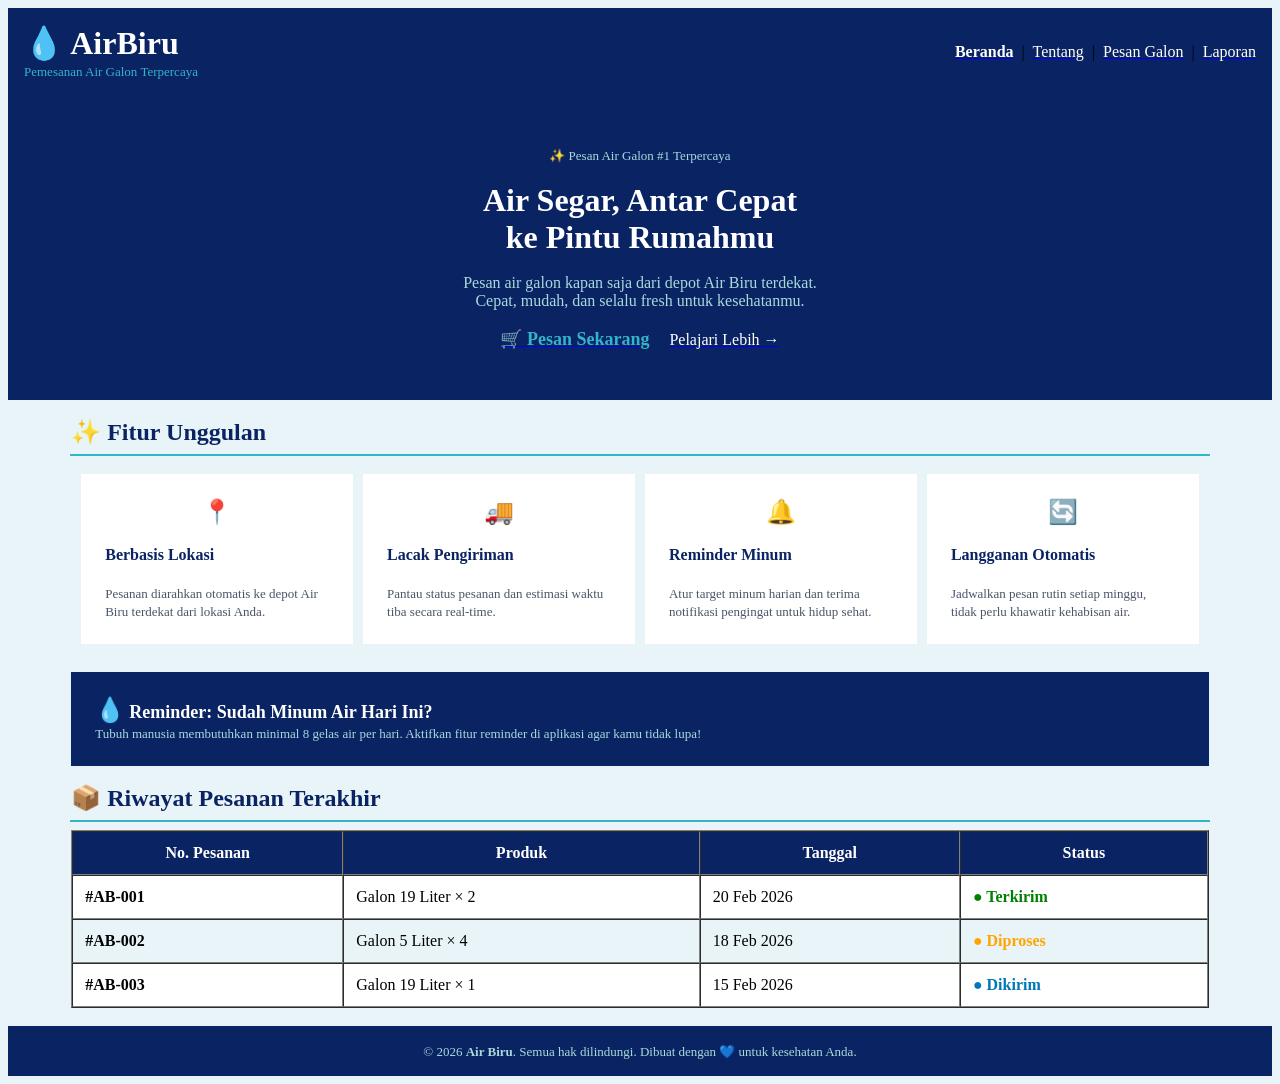
<file: index.html>
<!DOCTYPE html>
<html lang="id">
<head>
  <meta charset="UTF-8">
  <meta name="viewport" content="width=device-width, initial-scale=1.0">
  <meta name="description" content="Air Biru - Aplikasi Pemesanan Air Galon">
  <title>Beranda - Air Biru</title>
</head>
<body bgcolor="#e8f4f8">

  <!-- HEADER -->
  <table width="100%" bgcolor="#0a2463" cellpadding="16" cellspacing="0">
    <tr>
      <td>
        <font color="white" size="6"><b>💧 AirBiru</b></font><br>
        <font color="#34b4c8" size="2">Pemesanan Air Galon Terpercaya</font>
      </td>
      <td align="right">
        <a href="index.html"><font color="white"><b>Beranda</b></font></a> &nbsp;|&nbsp;
        <a href="about.html"><font color="white">Tentang</font></a> &nbsp;|&nbsp;
        <a href="order.html"><font color="white">Pesan Galon</font></a> &nbsp;|&nbsp;
        <a href="report.html"><font color="white">Laporan</font></a>
      </td>
    </tr>
  </table>

  <!-- HERO -->
  <table width="100%" bgcolor="#0a2463" cellpadding="50" cellspacing="0">
    <tr>
      <td align="center">
        <font color="#a8dadc" size="2">&#10024; Pesan Air Galon #1 Terpercaya</font><br><br>
        <font color="white" size="6"><b>Air Segar, Antar Cepat<br>ke Pintu Rumahmu</b></font><br><br>
        <font color="#a8dadc" size="3">Pesan air galon kapan saja dari depot Air Biru terdekat.<br>Cepat, mudah, dan selalu fresh untuk kesehatanmu.</font><br><br>
        <a href="order.html"><font color="#34b4c8" size="4"><b>&#128722; Pesan Sekarang</b></font></a>
        &nbsp;&nbsp;&nbsp;
        <a href="about.html"><font color="white" size="3">Pelajari Lebih &rarr;</font></a>
      </td>
    </tr>
  </table>

  <br>

  <!-- FITUR UNGGULAN -->
  <table width="90%" align="center" cellpadding="0" cellspacing="0">
    <tr>
      <td><font size="5" color="#0a2463"><b>&#10024; Fitur Unggulan</b></font></td>
    </tr>
  </table>
  <hr color="#34b4c8" width="90%">

  <table width="90%" align="center" cellpadding="14" cellspacing="10">
    <tr>
      <td width="25%" bgcolor="white" valign="top">
        <table width="100%" cellpadding="10" cellspacing="0">
          <tr><td align="center"><font size="5">&#128205;</font></td></tr>
          <tr><td><font size="3" color="#0a2463"><b>Berbasis Lokasi</b></font></td></tr>
          <tr><td><font size="2" color="#4a5568">Pesanan diarahkan otomatis ke depot Air Biru terdekat dari lokasi Anda.</font></td></tr>
        </table>
      </td>
      <td width="25%" bgcolor="white" valign="top">
        <table width="100%" cellpadding="10" cellspacing="0">
          <tr><td align="center"><font size="5">&#128666;</font></td></tr>
          <tr><td><font size="3" color="#0a2463"><b>Lacak Pengiriman</b></font></td></tr>
          <tr><td><font size="2" color="#4a5568">Pantau status pesanan dan estimasi waktu tiba secara real-time.</font></td></tr>
        </table>
      </td>
      <td width="25%" bgcolor="white" valign="top">
        <table width="100%" cellpadding="10" cellspacing="0">
          <tr><td align="center"><font size="5">&#128276;</font></td></tr>
          <tr><td><font size="3" color="#0a2463"><b>Reminder Minum</b></font></td></tr>
          <tr><td><font size="2" color="#4a5568">Atur target minum harian dan terima notifikasi pengingat untuk hidup sehat.</font></td></tr>
        </table>
      </td>
      <td width="25%" bgcolor="white" valign="top">
        <table width="100%" cellpadding="10" cellspacing="0">
          <tr><td align="center"><font size="5">&#128260;</font></td></tr>
          <tr><td><font size="3" color="#0a2463"><b>Langganan Otomatis</b></font></td></tr>
          <tr><td><font size="2" color="#4a5568">Jadwalkan pesan rutin setiap minggu, tidak perlu khawatir kehabisan air.</font></td></tr>
        </table>
      </td>
    </tr>
  </table>

  <br>

  <!-- REMINDER BOX -->
  <table width="90%" align="center" bgcolor="#0a2463" cellpadding="24" cellspacing="0">
    <tr>
      <td>
        <font size="5">&#128167;</font>
        <font color="white" size="4"><b> Reminder: Sudah Minum Air Hari Ini?</b></font><br>
        <font color="#a8dadc" size="2">Tubuh manusia membutuhkan minimal 8 gelas air per hari. Aktifkan fitur reminder di aplikasi agar kamu tidak lupa!</font>
      </td>
    </tr>
  </table>

  <br>

  <!-- RIWAYAT PESANAN -->
  <table width="90%" align="center" cellpadding="0" cellspacing="0">
    <tr>
      <td><font size="5" color="#0a2463"><b>&#128230; Riwayat Pesanan Terakhir</b></font></td>
    </tr>
  </table>
  <hr color="#34b4c8" width="90%">

  <table width="90%" align="center" border="1" cellpadding="12" cellspacing="0" bgcolor="white">
    <tr bgcolor="#0a2463">
      <th><font color="white">No. Pesanan</font></th>
      <th><font color="white">Produk</font></th>
      <th><font color="white">Tanggal</font></th>
      <th><font color="white">Status</font></th>
    </tr>
    <tr>
      <td><b>#AB-001</b></td>
      <td>Galon 19 Liter &times; 2</td>
      <td>20 Feb 2026</td>
      <td><font color="green"><b>&#9679; Terkirim</b></font></td>
    </tr>
    <tr bgcolor="#e8f4f8">
      <td><b>#AB-002</b></td>
      <td>Galon 5 Liter &times; 4</td>
      <td>18 Feb 2026</td>
      <td><font color="orange"><b>&#9679; Diproses</b></font></td>
    </tr>
    <tr>
      <td><b>#AB-003</b></td>
      <td>Galon 19 Liter &times; 1</td>
      <td>15 Feb 2026</td>
      <td><font color="#0077b6"><b>&#9679; Dikirim</b></font></td>
    </tr>
  </table>

  <br>

  <!-- FOOTER -->
  <table width="100%" bgcolor="#0a2463" cellpadding="16" cellspacing="0">
    <tr>
      <td align="center">
        <font color="#a8dadc" size="2">&copy; 2026 <b>Air Biru</b>. Semua hak dilindungi. Dibuat dengan 💙 untuk kesehatan Anda.</font>
      </td>
    </tr>
  </table>

</body>
</html>
</file>
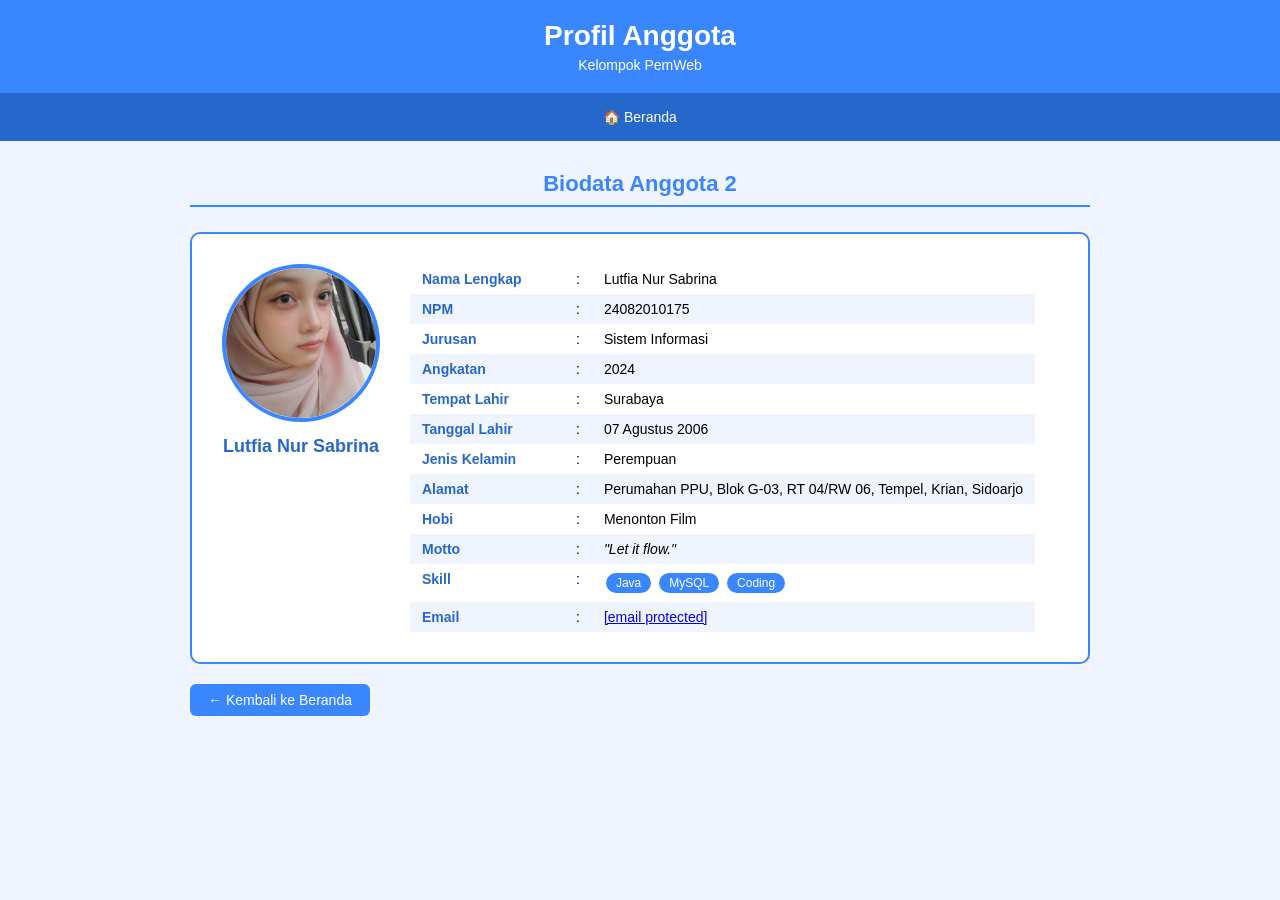
<file: anggota2.html>
<!DOCTYPE html>
<html lang="id">
<head>
    <meta charset="UTF-8">
    <meta name="viewport" content="width=device-width, initial-scale=1.0">
    <title>Profil - Nama Anggota 2</title>
    <link rel="stylesheet" type="text/css" href="style.css">
</head>
<body>

<div class="header">
    <h1>Profil Anggota</h1>
    <p>Kelompok PemWeb</p>
</div>

<div class="navbar">
    <a href="biodata.html">🏠 Beranda</a>
</div>

<div class="container">
    <h2 class="section-title">Biodata Anggota 2</h2>

    <div class="profil-box">

        <div class="profil-foto">
            <img src="foto2.jpeg" alt="Foto Anggota 2"
                 onerror="this.src='https://via.placeholder.com/150x150/ff6b6b/white?text=A2'">
            <div class="nama-besar">Lutfia Nur Sabrina</div>
        </div>
    
        <div class="profil-info">
            <table>
                <tr>
                    <td>Nama Lengkap</td>
                    <td>:</td>
                    <td>Lutfia Nur Sabrina</td>
                </tr>
                <tr>
                    <td>NPM</td>
                    <td>:</td>
                    <td>24082010175</td>
                </tr>
                <tr>
                    <td>Jurusan</td>
                    <td>:</td>
                    <td>Sistem Informasi</td>
                </tr>
                <tr>
                    <td>Angkatan</td>
                    <td>:</td>
                    <td>2024</td>
                </tr>
                <tr>
                    <td>Tempat Lahir</td>
                    <td>:</td>
                    <td>Surabaya</td>
                </tr>
                <tr>
                    <td>Tanggal Lahir</td>
                    <td>:</td>
                    <td>07 Agustus 2006</td>
                </tr>
                <tr>
                    <td>Jenis Kelamin</td>
                    <td>:</td>
                    <td>Perempuan</td>
                </tr>
                <tr>
                    <td>Alamat</td>
                    <td>:</td>
                    <td>Perumahan PPU, Blok G-03, RT 04/RW 06, Tempel, Krian, Sidoarjo</td>
                </tr>
                <tr>
                    <td>Hobi</td>
                    <td>:</td>
                    <td>Menonton Film</td>
                </tr>
                <tr>
                    <td>Motto</td>
                    <td>:</td>
                    <td><i>"Let it flow."</i>
                    </td>
                </tr>
                <tr>
                    <td>Skill</td>
                    <td>:</td>
                    <td>
                        <span class="badge">Java</span>
                        <span class="badge">MySQL</span>
                        <span class="badge">Coding</span>
                    </td>
                </tr>
                <tr>
                    <td>Email</td>
                    <td>:</td>
                    <td><a href="/cdn-cgi/l/email-protection" class="__cf_email__" data-cfemail="95f9e0e1f3fcf4fbe0e6f4f7e7fcfbf4d5f2f8f4fcf9bbf6faf8">[email&#160;protected]</a></td>
                </tr>
            </table>
        </div>

    </div>

    <a href="biodata.html" class="btn-kembali">← Kembali ke Beranda</a>
</di
</file>
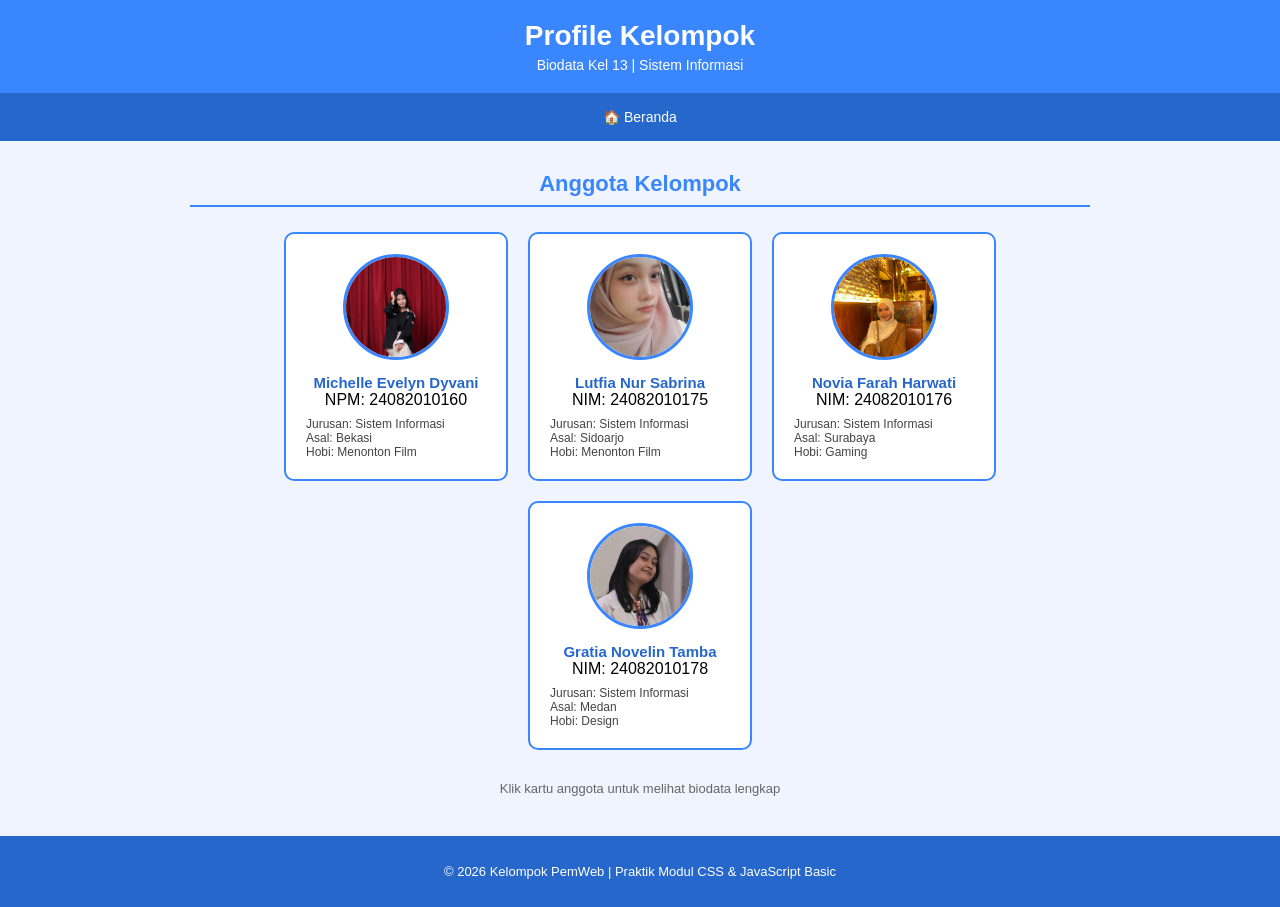
<file: biodata.html>
<!DOCTYPE html>
<html lang="id">
<head>
    <meta charset="UTF-8">
    <meta name="viewport" content="width=device-width, initial-scale=1.0">
    <title>Kelompok PemWeb - Halaman Utama</title>
    <link rel="stylesheet" type="text/css" href="style.css">
</head>
<body>

<div class="header">
    <h1>Profile Kelompok</h1>
    <p>Biodata Kel 13 | Sistem Informasi</p>
</div>

<div class="navbar">
    <a href="index.html">🏠 Beranda</a>
</div>

<div class="container">
    <h2 class="section-title">Anggota Kelompok</h2>

    <div class="anggota-grid">

        <!-- Anggota 1 -->
        <a href="anggota1.html" class="kartu">
            <img src="foto1.jpeg" alt="Foto Anggota 1"
                 onerror="this.src='https://via.placeholder.com/100x100/3a86ff/white?text=A1'">
            <div class="nama">Michelle Evelyn Dyvani</div>
            <div class="npm">NPM: 24082010160</div>
            <div class="ringkasan">
                Jurusan: Sistem Informasi<br>
                Asal: Bekasi<br>
                Hobi: Menonton Film
            </div>
        </a>

        <!-- Anggota 2 -->
        <a href="anggota2.html" class="kartu">
            <img src="foto2.jpeg" alt="Foto Anggota 2"
                 onerror="this.src='https://via.placeholder.com/100x100/ff6b6b/white?text=A2'">
            <div class="nama">Lutfia Nur Sabrina</div>
            <div class="npm">NIM: 24082010175</div>
            <div class="ringkasan">
                Jurusan: Sistem Informasi<br>
                Asal: Sidoarjo<br>
                Hobi: Menonton Film
            </div>
        </a>

        <!-- Anggota 3 -->
        <a href="anggota3.html" class="kartu">
            <img src="foto3.jpeg" alt="Foto Anggota 3"
                 onerror="this.src='https://via.placeholder.com/100x100/06d6a0/white?text=A3'">
            <div class="nama">Novia Farah Harwati</div>
            <div class="npm">NIM: 24082010176</div>
            <div class="ringkasan">
                Jurusan: Sistem Informasi<br>
                Asal: Surabaya<br>
                Hobi: Gaming
            </div>
        </a>

        <!-- Anggota 4 -->
        <a href="anggota4.html" class="kartu">
            <img src="foto4.jpeg" alt="Foto Anggota 4"
                 onerror="this.src='https://via.placeholder.com/100x100/ffbe0b/white?text=A4'">
            <div class="nama">Gratia Novelin Tamba</div>
            <div class="npm">NIM: 24082010178</div>
            <div class="ringkasan">
                Jurusan: Sistem Informasi<br>
                Asal: Medan<br>
                Hobi: Design
            </div>
        </a>

    </div>

    <br>
    <p style="text-align:center; color:#666; font-size:13px;">
        Klik kartu anggota untuk melihat biodata lengkap
    </p>
</div>

<div class="footer">
    <p>&copy; 2026 Kelompok PemWeb | Praktik Modul CSS & JavaScript Basic </p>
</div>

</body>
</html>
</file>
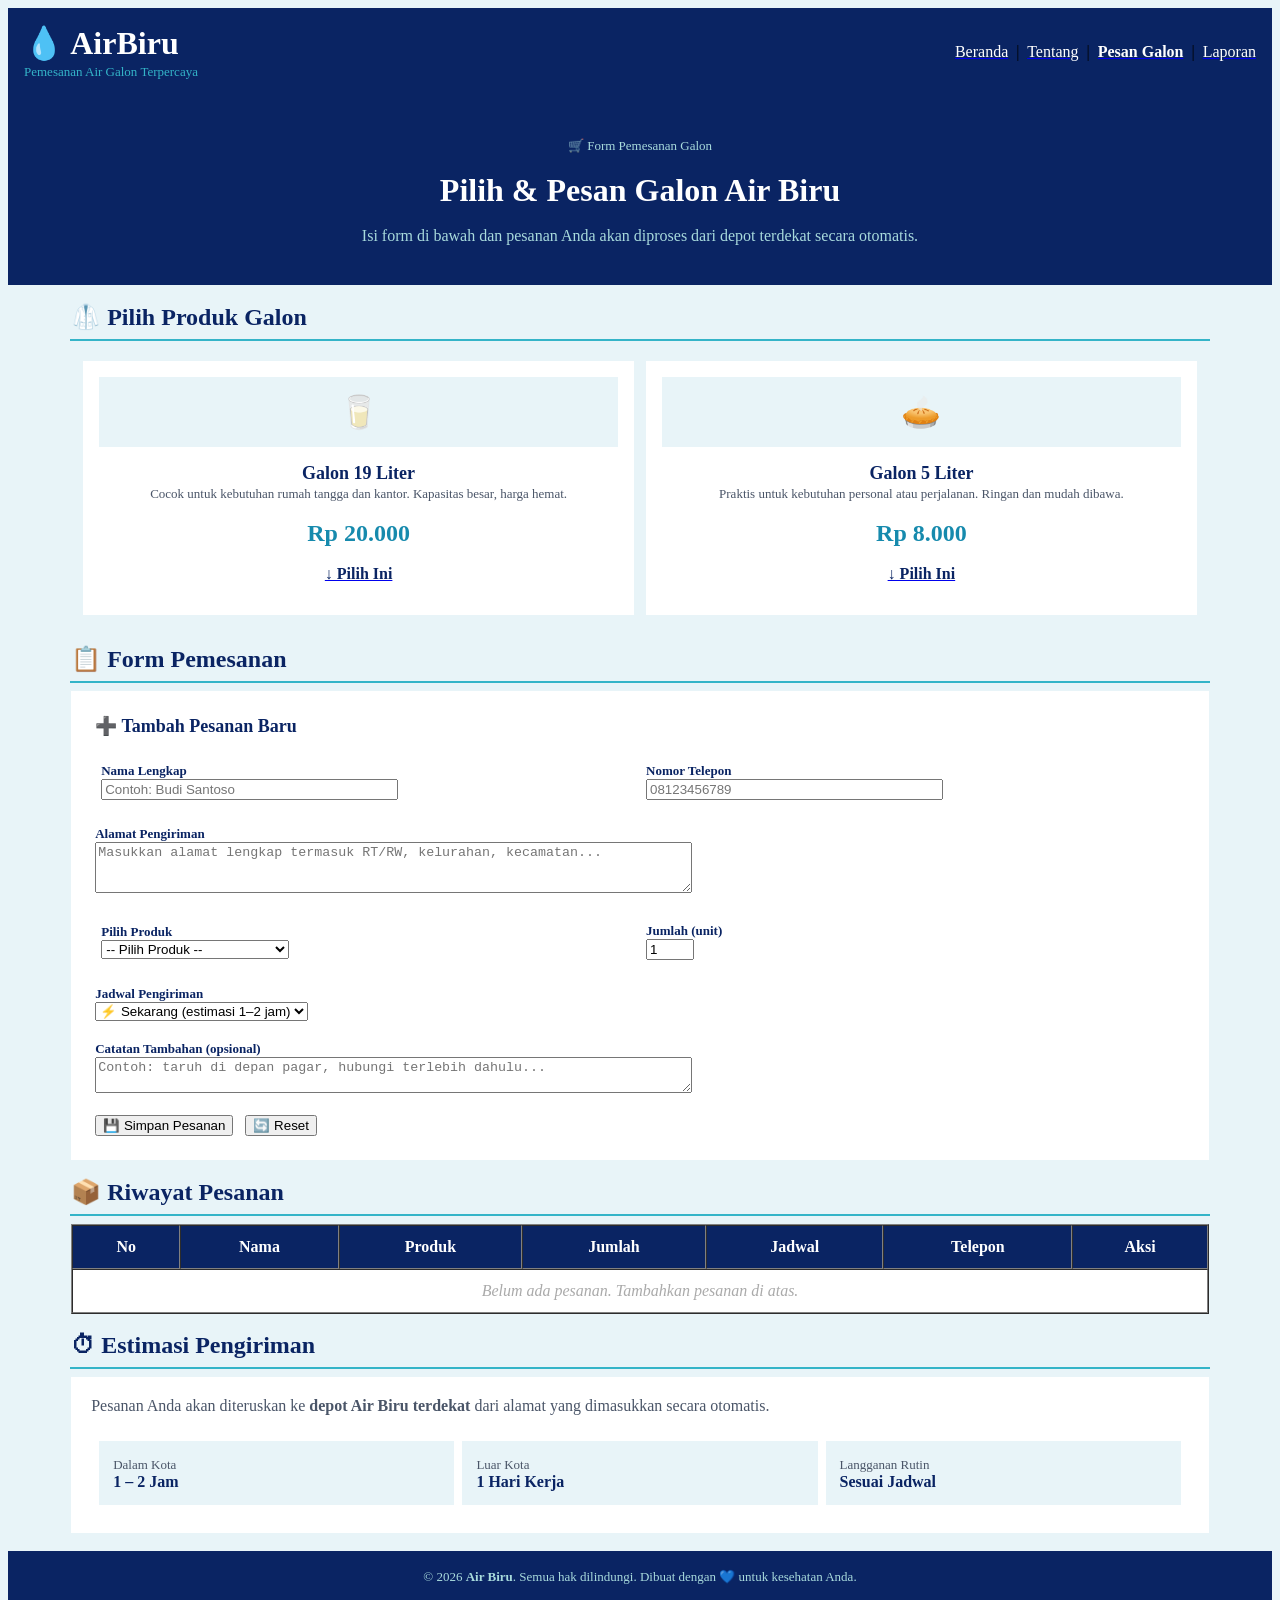
<file: order.html>
<!DOCTYPE html>
<html lang="id">
<head>
  <meta charset="UTF-8">
  <meta name="viewport" content="width=device-width, initial-scale=1.0">
  <meta name="description" content="Pesan Galon - Air Biru">
  <title>Pesan Galon - Air Biru</title>
</head>
<body bgcolor="#e8f4f8">

  <!-- HEADER -->
  <table width="100%" bgcolor="#0a2463" cellpadding="16" cellspacing="0">
    <tr>
      <td>
        <font color="white" size="6"><b>💧 AirBiru</b></font><br>
        <font color="#34b4c8" size="2">Pemesanan Air Galon Terpercaya</font>
      </td>
      <td align="right">
        <a href="index.html"><font color="white">Beranda</font></a> &nbsp;|&nbsp;
        <a href="about.html"><font color="white">Tentang</font></a> &nbsp;|&nbsp;
        <a href="order.html"><font color="white"><b>Pesan Galon</b></font></a> &nbsp;|&nbsp;
        <a href="report.html"><font color="white">Laporan</font></a>
      </td>
    </tr>
  </table>

  <!-- HERO -->
  <table width="100%" bgcolor="#0a2463" cellpadding="40" cellspacing="0">
    <tr>
      <td align="center">
        <font color="#a8dadc" size="2">&#128722; Form Pemesanan Galon</font><br><br>
        <font color="white" size="6"><b>Pilih &amp; Pesan Galon Air Biru</b></font><br><br>
        <font color="#a8dadc" size="3">Isi form di bawah dan pesanan Anda akan diproses dari depot terdekat secara otomatis.</font>
      </td>
    </tr>
  </table>

  <br>

  <!-- PILIH PRODUK -->
  <table width="90%" align="center" cellpadding="0" cellspacing="0">
    <tr>
      <td><font size="5" color="#0a2463"><b>&#129404; Pilih Produk Galon</b></font></td>
    </tr>
  </table>
  <hr color="#34b4c8" width="90%">

  <table width="90%" align="center" cellpadding="16" cellspacing="12">
    <tr>
      <td width="50%" bgcolor="white" align="center" valign="top">
        <table width="100%" cellpadding="16" cellspacing="0">
          <tr><td bgcolor="#e8f4f8" align="center"><font size="6">&#129371;</font></td></tr>
          <tr><td align="center">
            <font size="4" color="#0a2463"><b>Galon 19 Liter</b></font><br>
            <font size="2" color="#4a5568">Cocok untuk kebutuhan rumah tangga dan kantor. Kapasitas besar, harga hemat.</font><br><br>
            <font size="5" color="#168aad"><b>Rp 20.000</b></font><br><br>
            <a href="#form-pesanan"><font color="#0a2463"><b>&darr; Pilih Ini</b></font></a>
          </td></tr>
        </table>
      </td>
      <td width="50%" bgcolor="white" align="center" valign="top">
        <table width="100%" cellpadding="16" cellspacing="0">
          <tr><td bgcolor="#e8f4f8" align="center"><font size="6">&#129383;</font></td></tr>
          <tr><td align="center">
            <font size="4" color="#0a2463"><b>Galon 5 Liter</b></font><br>
            <font size="2" color="#4a5568">Praktis untuk kebutuhan personal atau perjalanan. Ringan dan mudah dibawa.</font><br><br>
            <font size="5" color="#168aad"><b>Rp 8.000</b></font><br><br>
            <a href="#form-pesanan"><font color="#0a2463"><b>&darr; Pilih Ini</b></font></a>
          </td></tr>
        </table>
      </td>
    </tr>
  </table>

  <br>

  <!-- FORM PESANAN -->
  <table width="90%" align="center" cellpadding="0" cellspacing="0">
    <tr>
      <td><a name="form-pesanan"></a><font size="5" color="#0a2463"><b>&#128203; Form Pemesanan</b></font></td>
    </tr>
  </table>
  <hr color="#34b4c8" width="90%">

  <table width="90%" align="center" bgcolor="white" cellpadding="24" cellspacing="0">
    <tr>
      <td>
        <font size="4" color="#0a2463" id="judul-form"><b>&#10133; Tambah Pesanan Baru</b></font>
        <input type="hidden" id="edit-index" value="-1">
        <br><br>

        <table width="100%" cellpadding="6" cellspacing="0">
          <tr>
            <td width="50%">
              <font size="2" color="#0a2463"><b>Nama Lengkap</b></font><br>
              <input type="text" id="nama" placeholder="Contoh: Budi Santoso" size="35">
              <div id="err-nama" style="display:none; color:red; font-size:12px;">Nama harus diisi!</div>
            </td>
            <td width="50%">
              <font size="2" color="#0a2463"><b>Nomor Telepon</b></font><br>
              <input type="tel" id="telepon" placeholder="08123456789" size="35">
              <div id="err-telepon" style="display:none; color:red; font-size:12px;">Nomor telepon harus diisi!</div>
            </td>
          </tr>
        </table>

        <br>
        <font size="2" color="#0a2463"><b>Alamat Pengiriman</b></font><br>
        <textarea id="alamat" rows="3" cols="72" placeholder="Masukkan alamat lengkap termasuk RT/RW, kelurahan, kecamatan..."></textarea>
        <div id="err-alamat" style="display:none; color:red; font-size:12px;">Alamat harus diisi!</div>

        <br><br>
        <table width="100%" cellpadding="6" cellspacing="0">
          <tr>
            <td width="50%">
              <font size="2" color="#0a2463"><b>Pilih Produk</b></font><br>
              <select id="produk">
                <option value="">-- Pilih Produk --</option>
                <option value="Galon 19 Liter - Rp 20.000">Galon 19 Liter &mdash; Rp 20.000</option>
                <option value="Galon 5 Liter - Rp 8.000">Galon 5 Liter &mdash; Rp 8.000</option>
              </select>
              <div id="err-produk" style="display:none; color:red; font-size:12px;">Produk harus dipilih!</div>
            </td>
            <td width="50%">
              <font size="2" color="#0a2463"><b>Jumlah (unit)</b></font><br>
              <input type="number" id="jumlah" min="1" max="20" value="1">
            </td>
          </tr>
        </table>

        <br>
        <font size="2" color="#0a2463"><b>Jadwal Pengiriman</b></font><br>
        <select id="jadwal">
          <option value="Sekarang (1-2 jam)">&#9889; Sekarang (estimasi 1&ndash;2 jam)</option>
          <option value="Besok">&#128197; Besok</option>
          <option value="Langganan Mingguan">&#128260; Langganan Mingguan</option>
          <option value="Langganan 2 Minggu Sekali">&#128260; Langganan 2 Minggu Sekali</option>
        </select>

        <br><br>
        <font size="2" color="#0a2463"><b>Catatan Tambahan (opsional)</b></font><br>
        <textarea id="catatan" rows="2" cols="72" placeholder="Contoh: taruh di depan pagar, hubungi terlebih dahulu..."></textarea>

        <br><br>
        <input type="button" value="💾 Simpan Pesanan" onclick="simpanPesanan()">
        &nbsp;
        <input type="button" value="🔄 Reset" onclick="resetFormPesanan()">
      </td>
    </tr>
  </table>

  <br>

  <!-- TABEL RIWAYAT PESANAN (CRUD) -->
  <table width="90%" align="center" cellpadding="0" cellspacing="0">
    <tr>
      <td><font size="5" color="#0a2463"><b>&#128230; Riwayat Pesanan</b></font></td>
    </tr>
  </table>
  <hr color="#34b4c8" width="90%">

  <table width="90%" align="center" border="1" cellpadding="12" cellspacing="0" bgcolor="white" id="tabel-pesanan">
    <tr bgcolor="#0a2463">
      <th><font color="white">No</font></th>
      <th><font color="white">Nama</font></th>
      <th><font color="white">Produk</font></th>
      <th><font color="white">Jumlah</font></th>
      <th><font color="white">Jadwal</font></th>
      <th><font color="white">Telepon</font></th>
      <th><font color="white">Aksi</font></th>
    </tr>
    <tbody id="tabel-body">
      <tr>
        <td colspan="7" align="center">
          <font color="#aaaaaa"><i>Belum ada pesanan. Tambahkan pesanan di atas.</i></font>
        </td>
      </tr>
    </tbody>
  </table>

  <br>

  <!-- ESTIMASI -->
  <table width="90%" align="center" cellpadding="0" cellspacing="0">
    <tr>
      <td><font size="5" color="#0a2463"><b>&#9201; Estimasi Pengiriman</b></font></td>
    </tr>
  </table>
  <hr color="#34b4c8" width="90%">

  <table width="90%" align="center" bgcolor="white" cellpadding="20" cellspacing="0">
    <tr>
      <td>
        <font size="3" color="#4a5568">Pesanan Anda akan diteruskan ke <b>depot Air Biru terdekat</b> dari alamat yang dimasukkan secara otomatis.</font>
        <br><br>
        <table width="100%" cellpadding="14" cellspacing="8">
          <tr>
            <td width="33%" bgcolor="#e8f4f8">
              <font size="2" color="#4a5568">Dalam Kota</font><br>
              <font size="3" color="#0a2463"><b>1 &ndash; 2 Jam</b></font>
            </td>
            <td width="33%" bgcolor="#e8f4f8">
              <font size="2" color="#4a5568">Luar Kota</font><br>
              <font size="3" color="#0a2463"><b>1 Hari Kerja</b></font>
            </td>
            <td width="33%" bgcolor="#e8f4f8">
              <font size="2" color="#4a5568">Langganan Rutin</font><br>
              <font size="3" color="#0a2463"><b>Sesuai Jadwal</b></font>
            </td>
          </tr>
        </table>
      </td>
    </tr>
  </table>

  <br>

  <!-- FOOTER -->
  <table width="100%" bgcolor="#0a2463" cellpadding="16" cellspacing="0">
    <tr>
      <td align="center">
        <font color="#a8dadc" size="2">&copy; 2026 <b>Air Biru</b>. Semua hak dilindungi. Dibuat dengan 💙 untuk kesehatan Anda.</font>
      </td>
    </tr>
  </table>

  <!-- ===================== JAVASCRIPT CRUD ===================== -->
  <script>
    var dataPesanan = [];

    // ---- VALIDASI ----
    function validasi() {
      var valid = true;
      var nama    = document.getElementById("nama").value.trim();
      var telepon = document.getElementById("telepon").value.trim();
      var alamat  = document.getElementById("alamat").value.trim();
      var produk  = document.getElementById("produk").value;

      document.getElementById("err-nama").style.display    = "none";
      document.getElementById("err-telepon").style.display = "none";
      document.getElementById("err-alamat").style.display  = "none";
      document.getElementById("err-produk").style.display  = "none";

      if (nama === "") {
        document.getElementById("err-nama").style.display = "block";
        valid = false;
      }
      if (telepon === "") {
        document.getElementById("err-telepon").style.display = "block";
        valid = false;
      }
      if (alamat === "") {
        document.getElementById("err-alamat").style.display = "block";
        valid = false;
      }
      if (produk === "") {
        document.getElementById("err-produk").style.display = "block";
        valid = false;
      }
      return valid;
    }

    // ---- CREATE & UPDATE ----
    function simpanPesanan() {
      if (!validasi()) return;

      var editIndex = parseInt(document.getElementById("edit-index").value);
      var data = {
        nama    : document.getElementById("nama").value.trim(),
        telepon : document.getElementById("telepon").value.trim(),
        alamat  : document.getElementById("alamat").value.trim(),
        produk  : document.getElementById("produk").value,
        jumlah  : document.getElementById("jumlah").value,
        jadwal  : document.getElementById("jadwal").value,
        catatan : document.getElementById("catatan").value.trim()
      };

      if (editIndex === -1) {
        dataPesanan.push(data);
        alert("Pesanan berhasil ditambahkan!");
      } else {
        dataPesanan[editIndex] = data;
        alert("Pesanan berhasil diperbarui!");
      }

      tampilkanPesanan();
      resetFormPesanan();
    }

    // ---- READ ----
    function tampilkanPesanan() {
      var tbody = document.getElementById("tabel-body");
      tbody.innerHTML = "";

      if (dataPesanan.length === 0) {
        tbody.innerHTML = '<tr><td colspan="7" align="center"><font color="#aaaaaa"><i>Belum ada pesanan. Tambahkan pesanan di atas.</i></font></td></tr>';
        return;
      }

      for (var i = 0; i < dataPesanan.length; i++) {
        var d = dataPesanan[i];
        var baris = "<tr" + (i % 2 === 1 ? ' bgcolor="#e8f4f8"' : "") + ">";
        baris += "<td align='center'><b>" + (i + 1) + "</b></td>";
        baris += "<td>" + d.nama + "</td>";
        baris += "<td>" + d.produk + "</td>";
        baris += "<td align='center'>" + d.jumlah + "</td>";
        baris += "<td>" + d.jadwal + "</td>";
        baris += "<td>" + d.telepon + "</td>";
        baris += "<td align='center'>";
        baris += "<input type='button' value='✏️ Edit' onclick='editPesanan(" + i + ")'>";
        baris += " ";
        baris += "<input type='button' value='🗑️ Hapus' onclick='hapusPesanan(" + i + ")'>";
        baris += "</td></tr>";
        tbody.innerHTML += baris;
      }
    }

    // ---- UPDATE - load ke form ----
    function editPesanan(index) {
      var d = dataPesanan[index];
      document.getElementById("nama").value    = d.nama;
      document.getElementById("telepon").value = d.telepon;
      document.getElementById("alamat").value  = d.alamat;
      document.getElementById("produk").value  = d.produk;
      document.getElementById("jumlah").value  = d.jumlah;
      document.getElementById("jadwal").value  = d.jadwal;
      document.getElementById("catatan").value = d.catatan;
      document.getElementById("edit-index").value = index;
      document.getElementById("judul-form").innerHTML = "<b>✏️ Edit Pesanan</b>";
      window.scrollTo({ top: 0, behavior: "smooth" });
    }

    // ---- DELETE ----
    function hapusPesanan(index) {
      var konfirmasi = confirm("Yakin ingin menghapus pesanan atas nama " + dataPesanan[index].nama + "?");
      if (konfirmasi) {
        dataPesanan.splice(index, 1);
        tampilkanPesanan();
        alert("Pesanan berhasil dihapus!");
      }
    }

    // ---- RESET ----
    function resetFormPesanan() {
      document.getElementById("nama").value    = "";
      document.getElementById("telepon").value = "";
      document.getElementById("alamat").value  = "";
      document.getElementById("produk").value  = "";
      document.getElementById("jumlah").value  = "1";
      document.getElementById("jadwal").value  = "Sekarang (1-2 jam)";
      document.getElementById("catatan").value = "";
      document.getElementById("edit-index").value = -1;
      document.getElementById("judul-form").innerHTML = "<b>&#10133; Tambah Pesanan Baru</b>";
      document.getElementById("err-nama").style.display    = "none";
      document.getElementById("err-telepon").style.display = "none";
      document.getElementById("err-alamat").style.display  = "none";
      document.getElementById("err-produk").style.display  = "none";
    }
  </script>

</body>
</html>
</file>
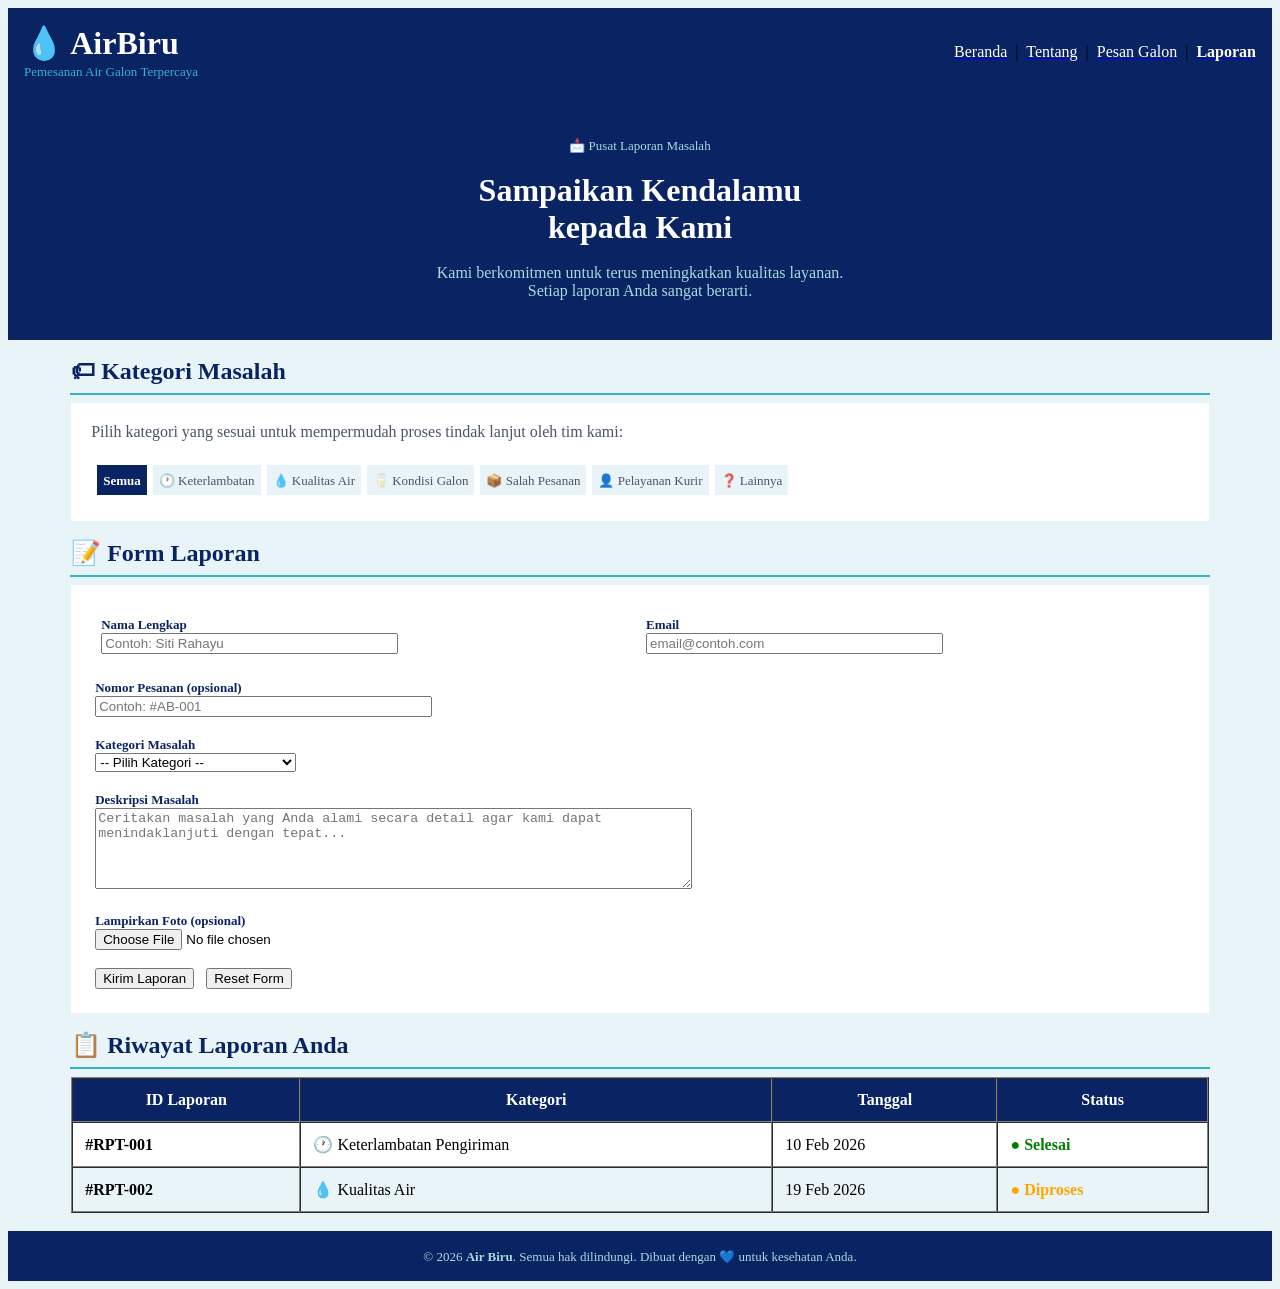
<file: report.html>
<!DOCTYPE html>
<html lang="id">
<head>
  <meta charset="UTF-8">
  <meta name="viewport" content="width=device-width, initial-scale=1.0">
  <meta name="description" content="Laporan Masalah - Air Biru">
  <title>Laporan Masalah - Air Biru</title>
</head>
<body bgcolor="#e8f4f8">

  <!-- HEADER -->
  <table width="100%" bgcolor="#0a2463" cellpadding="16" cellspacing="0">
    <tr>
      <td>
        <font color="white" size="6"><b>💧 AirBiru</b></font><br>
        <font color="#34b4c8" size="2">Pemesanan Air Galon Terpercaya</font>
      </td>
      <td align="right">
        <a href="index.html"><font color="white">Beranda</font></a> &nbsp;|&nbsp;
        <a href="about.html"><font color="white">Tentang</font></a> &nbsp;|&nbsp;
        <a href="order.html"><font color="white">Pesan Galon</font></a> &nbsp;|&nbsp;
        <a href="report.html"><font color="white"><b>Laporan</b></font></a>
      </td>
    </tr>
  </table>

  <!-- HERO -->
  <table width="100%" bgcolor="#0a2463" cellpadding="40" cellspacing="0">
    <tr>
      <td align="center">
        <font color="#a8dadc" size="2">&#128233; Pusat Laporan Masalah</font><br><br>
        <font color="white" size="6"><b>Sampaikan Kendalamu<br>kepada Kami</b></font><br><br>
        <font color="#a8dadc" size="3">Kami berkomitmen untuk terus meningkatkan kualitas layanan.<br>Setiap laporan Anda sangat berarti.</font>
      </td>
    </tr>
  </table>

  <br>

  <!-- KATEGORI -->
  <table width="90%" align="center" cellpadding="0" cellspacing="0">
    <tr>
      <td><font size="5" color="#0a2463"><b>&#127991; Kategori Masalah</b></font></td>
    </tr>
  </table>
  <hr color="#34b4c8" width="90%">

  <table width="90%" align="center" bgcolor="white" cellpadding="20" cellspacing="0">
    <tr>
      <td>
        <font size="3" color="#4a5568">Pilih kategori yang sesuai untuk mempermudah proses tindak lanjut oleh tim kami:</font>
        <br><br>
        <table cellpadding="6" cellspacing="6">
          <tr>
            <td bgcolor="#0a2463"><font color="white" size="2"><b>Semua</b></font></td>
            <td bgcolor="#e8f4f8"><font color="#4a5568" size="2">&#128336; Keterlambatan</font></td>
            <td bgcolor="#e8f4f8"><font color="#4a5568" size="2">&#128167; Kualitas Air</font></td>
            <td bgcolor="#e8f4f8"><font color="#4a5568" size="2">&#129371; Kondisi Galon</font></td>
            <td bgcolor="#e8f4f8"><font color="#4a5568" size="2">&#128230; Salah Pesanan</font></td>
            <td bgcolor="#e8f4f8"><font color="#4a5568" size="2">&#128100; Pelayanan Kurir</font></td>
            <td bgcolor="#e8f4f8"><font color="#4a5568" size="2">&#10067; Lainnya</font></td>
          </tr>
        </table>
      </td>
    </tr>
  </table>

  <br>

  <!-- FORM LAPORAN -->
  <table width="90%" align="center" cellpadding="0" cellspacing="0">
    <tr>
      <td><font size="5" color="#0a2463"><b>&#128221; Form Laporan</b></font></td>
    </tr>
  </table>
  <hr color="#34b4c8" width="90%">

  <table width="90%" align="center" bgcolor="white" cellpadding="24" cellspacing="0">
    <tr>
      <td>
        <form action="#" method="POST">

          <table width="100%" cellpadding="6" cellspacing="0">
            <tr>
              <td width="50%">
                <font size="2" color="#0a2463"><b>Nama Lengkap</b></font><br>
                <input type="text" name="nama" placeholder="Contoh: Siti Rahayu" size="35" required>
              </td>
              <td width="50%">
                <font size="2" color="#0a2463"><b>Email</b></font><br>
                <input type="email" name="email" placeholder="email@contoh.com" size="35" required>
              </td>
            </tr>
          </table>

          <br>
          <font size="2" color="#0a2463"><b>Nomor Pesanan (opsional)</b></font><br>
          <input type="text" name="nomor_pesanan" placeholder="Contoh: #AB-001" size="40">

          <br><br>
          <font size="2" color="#0a2463"><b>Kategori Masalah</b></font><br>
          <select name="kategori" required>
            <option value="">-- Pilih Kategori --</option>
            <option value="keterlambatan">&#128336; Keterlambatan Pengiriman</option>
            <option value="kualitas_air">&#128167; Kualitas Air</option>
            <option value="kondisi_galon">&#129371; Kondisi Galon</option>
            <option value="salah_pesanan">&#128230; Kesalahan Pesanan</option>
            <option value="pelayanan_kurir">&#128100; Pelayanan Kurir</option>
            <option value="lainnya">&#10067; Lainnya</option>
          </select>

          <br><br>
          <font size="2" color="#0a2463"><b>Deskripsi Masalah</b></font><br>
          <textarea name="deskripsi" rows="5" cols="72" placeholder="Ceritakan masalah yang Anda alami secara detail agar kami dapat menindaklanjuti dengan tepat..." required></textarea>

          <br><br>
          <font size="2" color="#0a2463"><b>Lampirkan Foto (opsional)</b></font><br>
          <input type="file" name="foto" accept="image/*">

          <br><br>
          <input type="submit" value="Kirim Laporan">
          &nbsp;
          <input type="reset" value="Reset Form">

        </form>
      </td>
    </tr>
  </table>

  <br>

  <!-- RIWAYAT LAPORAN -->
  <table width="90%" align="center" cellpadding="0" cellspacing="0">
    <tr>
      <td><font size="5" color="#0a2463"><b>&#128203; Riwayat Laporan Anda</b></font></td>
    </tr>
  </table>
  <hr color="#34b4c8" width="90%">

  <table width="90%" align="center" border="1" cellpadding="12" cellspacing="0" bgcolor="white">
    <tr bgcolor="#0a2463">
      <th><font color="white">ID Laporan</font></th>
      <th><font color="white">Kategori</font></th>
      <th><font color="white">Tanggal</font></th>
      <th><font color="white">Status</font></th>
    </tr>
    <tr>
      <td><b>#RPT-001</b></td>
      <td>&#128336; Keterlambatan Pengiriman</td>
      <td>10 Feb 2026</td>
      <td><font color="green"><b>&#9679; Selesai</b></font></td>
    </tr>
    <tr bgcolor="#e8f4f8">
      <td><b>#RPT-002</b></td>
      <td>&#128167; Kualitas Air</td>
      <td>19 Feb 2026</td>
      <td><font color="orange"><b>&#9679; Diproses</b></font></td>
    </tr>
  </table>

  <br>

  <!-- FOOTER -->
  <table width="100%" bgcolor="#0a2463" cellpadding="16" cellspacing="0">
    <tr>
      <td align="center">
        <font color="#a8dadc" size="2">&copy; 2026 <b>Air Biru</b>. Semua hak dilindungi. Dibuat dengan 💙 untuk kesehatan Anda.</font>
      </td>
    </tr>
  </table>

</body>
</html>
</file>
<file: style.css>
/* style.css - CSS Kelompok PWD */

body {
    font-family: Arial, sans-serif;
    background-color: #f0f4ff;
    margin: 0;
    padding: 0;
}

/* ====== HEADER ====== */
.header {
    background-color: #3a86ff;
    color: white;
    text-align: center;
    padding: 20px;
}

.header h1 {
    margin: 0;
    font-size: 28px;
}

.header p {
    margin: 5px 0 0 0;
    font-size: 14px;
}

/* ====== NAVBAR ====== */
.navbar {
    background-color: #2667cc;
    overflow: hidden;
    text-align: center;
    padding: 8px 0;
}

.navbar a {
    color: white;
    text-decoration: none;
    padding: 8px 18px;
    display: inline-block;
    font-size: 14px;
}

.navbar a:hover {
    background-color: #1a4fa0;
    border-radius: 4px;
}

/* ====== CONTAINER ====== */
.container {
    max-width: 900px;
    margin: 30px auto;
    padding: 0 20px;
}

/* ====== JUDUL SECTION ====== */
.section-title {
    text-align: center;
    color: #3a86ff;
    margin-bottom: 25px;
    font-size: 22px;
    border-bottom: 2px solid #3a86ff;
    padding-bottom: 8px;
}

/* ====== KARTU ANGGOTA (index) ====== */
.anggota-grid {
    display: flex;
    flex-wrap: wrap;
    gap: 20px;
    justify-content: center;
}

.kartu {
    background-color: white;
    border: 2px solid #3a86ff;
    border-radius: 10px;
    padding: 20px;
    width: 180px;
    text-align: center;
    text-decoration: none;
    color: black;
    transition: background-color 0.2s;
}

.kartu:hover {
    background-color: #dce9ff;
}

.kartu img {
    width: 100px;
    height: 100px;
    border-radius: 50%;
    border: 3px solid #3a86ff;
    object-fit: cover;
    background-color: #ccc;
}

.kartu .nama {
    font-weight: bold;
    margin-top: 10px;
    font-size: 15px;
    color: #2667cc;
}

.kartu .nim {
    font-size: 12px;
    color: #666;
    margin-top: 3px;
}

.kartu .ringkasan {
    font-size: 12px;
    color: #444;
    margin-top: 8px;
    text-align: left;
}

/* ====== HALAMAN DETAIL ANGGOTA ====== */
.profil-box {
    background-color: white;
    border: 2px solid #3a86ff;
    border-radius: 10px;
    padding: 30px;
    display: flex;
    gap: 30px;
    align-items: flex-start;
    flex-wrap: wrap;
}

.profil-foto {
    text-align: center;
}

.profil-foto img {
    width: 150px;
    height: 150px;
    border-radius: 50%;
    border: 4px solid #3a86ff;
    object-fit: cover;
    background-color: #ccc;
}

.profil-foto .nama-besar {
    font-size: 18px;
    font-weight: bold;
    color: #2667cc;
    margin-top: 10px;
}

.profil-info table {
    border-collapse: collapse;
    width: 100%;
}

.profil-info table td {
    padding: 7px 12px;
    font-size: 14px;
    vertical-align: top;
}

.profil-info table td:first-child {
    font-weight: bold;
    color: #2667cc;
    white-space: nowrap;
    width: 130px;
}

.profil-info table tr:nth-child(even) {
    background-color: #f0f4ff;
}

.profil-info table tr:hover {
    background-color: #dce9ff;
}

/* skill badges */
.badge {
    display: inline-block;
    background-color: #3a86ff;
    color: white;
    border-radius: 12px;
    padding: 3px 10px;
    font-size: 12px;
    margin: 2px;
}

/* tombol kembali */
.btn-kembali {
    display: inline-block;
    margin-top: 20px;
    background-color: #3a86ff;
    color: white;
    padding: 8px 18px;
    border-radius: 6px;
    text-decoration: none;
    font-size: 14px;
}

.btn-kembali:hover {
    background-color: #2667cc;
}

/* ====== CRUD ====== */
.crud-container {
    max-width: 1000px;
    margin: 30px auto;
    padding: 0 20px;
}

/* form tambah */
.form-box {
    background-color: white;
    border: 2px solid #3a86ff;
    border-radius: 10px;
    padding: 25px;
    margin-bottom: 25px;
}

.form-box h3 {
    color: #2667cc;
    margin-top: 0;
    border-bottom: 1px solid #3a86ff;
    padding-bottom: 8px;
}

.form-group {
    display: grid;
    grid-template-columns: 140px 10px auto;
    align-items: center;
    margin-bottom: 12px;
    gap: 5px;
}

.form-group label {
    font-weight: bold;
    font-size: 14px;
    color: #333;
}

.form-group input,
.form-group select {
    padding: 6px 10px;
    border: 1px solid #aaa;
    border-radius: 4px;
    font-size: 14px;
    width: 100%;
    box-sizing: border-box;
}

.form-group input:focus,
.form-group select:focus {
    border-color: #3a86ff;
    outline: none;
}

.radio-group {
    display: flex;
    gap: 15px;
    font-size: 14px;
    align-items: center;
}

/* tombol */
.btn-tambah {
    background-color: #28a745;
    color: white;
    border: none;
    padding: 9px 22px;
    border-radius: 5px;
    cursor: pointer;
    font-size: 14px;
    margin-top: 8px;
}

.btn-tambah:hover { background-color: #1e7e34; }

.btn-edit {
    background-color: #ffc107;
    color: black;
    border: none;
    padding: 5px 12px;
    border-radius: 4px;
    cursor: pointer;
    font-size: 13px;
}

.btn-hapus {
    background-color: #dc3545;
    color: white;
    border: none;
    padding: 5px 12px;
    border-radius: 4px;
    cursor: pointer;
    font-size: 13px;
    margin-left: 4px;
}

.btn-edit:hover { background-color: #e0a800; }
.btn-hapus:hover { background-color: #b02a37; }

/* tabel data */
.tabel-box {
    background-color: white;
    border: 2px solid #3a86ff;
    border-radius: 10px;
    padding: 20px;
    overflow-x: auto;
}

.tabel-box h3 {
    color: #2667cc;
    margin-top: 0;
    border-bottom: 1px solid #3a86ff;
    padding-bottom: 8px;
}

.tabel-data {
    width: 100%;
    border-collapse: collapse;
    font-size: 14px;
}

.tabel-data th {
    background-color: #3a86ff;
    color: white;
    padding: 10px;
    text-align: center;
}

.tabel-data td {
    padding: 9px 10px;
    border-bottom: 1px solid #ddd;
    text-align: center;
}

.tabel-data tr:nth-child(even) {
    background-color: #f0f4ff;
}

.tabel-data tr:hover {
    background-color: #dce9ff;
}

/* pesan error */
.error-msg {
    color: red;
    font-size: 12px;
    margin-top: 3px;
    display: none;
}

/* ====== FOOTER ====== */
.footer {
    background-color: #2667cc;
    color: white;
    text-align: center;
    padding: 15px;
    margin-top: 40px;
    font-size: 13px;
}
</file>
